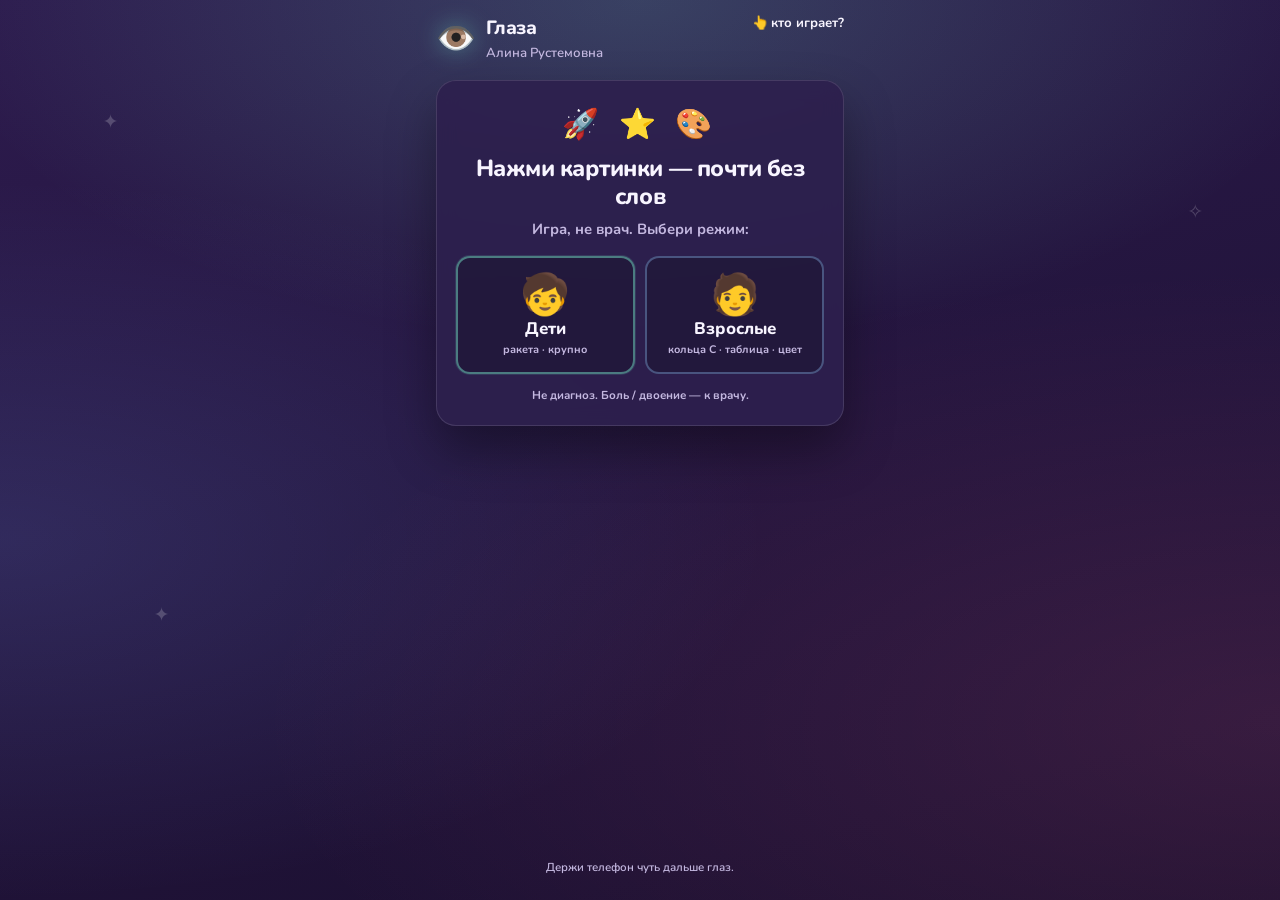
<file: index.html>
<!DOCTYPE html>
<html lang="ru">
<head>
  <meta charset="UTF-8" />
  <meta name="viewport" content="width=device-width, initial-scale=1, viewport-fit=cover, maximum-scale=5" />
  <meta name="theme-color" content="#2d1b4e" />
  <meta name="mobile-web-app-capable" content="yes" />
  <meta name="apple-mobile-web-app-capable" content="yes" />
  <meta name="description" content="Быстрая игра для глаз — дети и взрослые." />
  <title>Квест для глаз</title>
  <link rel="preconnect" href="https://fonts.googleapis.com" />
  <link rel="preconnect" href="https://fonts.gstatic.com" crossorigin />
  <link href="https://fonts.googleapis.com/css2?family=Nunito:wght@600;700;800&family=JetBrains+Mono:wght@700&display=swap" rel="stylesheet" />
  <link rel="stylesheet" href="styles.css" />
</head>
<body>
  <div class="app" id="app-root">
    <div class="decor" aria-hidden="true">
      <span class="decor__star decor__star--1">✦</span>
      <span class="decor__star decor__star--2">✧</span>
      <span class="decor__star decor__star--3">✦</span>
    </div>

    <header class="header">
      <div class="header__brand">
        <span class="header__mascot" aria-hidden="true">👁️</span>
        <div>
          <p class="header__title">Глаза</p>
          <p class="header__subtitle">Алина Рустемовна</p>
        </div>
      </div>
      <p class="header__doctor">👆 <strong>кто играет?</strong></p>
    </header>

    <main class="main">
      <section id="screen-welcome" class="screen screen--active" aria-live="polite">
        <div class="card card--hero">
          <p class="hero__icons" aria-hidden="true">🚀 ⭐ 🎨</p>
          <h1 class="hero__heading">Нажми картинки — почти без слов</h1>
          <p class="hero__one">Игра, не врач. Выбери режим:</p>

          <div class="pick-row">
            <button type="button" class="pick pick--kids" id="btn-kids" aria-label="Режим для детей">
              <span class="pick__big">🧒</span>
              <span class="pick__txt">Дети</span>
              <span class="pick__sub">ракета · крупно</span>
            </button>
            <button type="button" class="pick pick--adult" id="btn-adult" aria-label="Режим для взрослых">
              <span class="pick__big">🧑</span>
              <span class="pick__txt">Взрослые</span>
              <span class="pick__sub">кольца C · таблица · цвет</span>
            </button>
          </div>

          <p class="disclaimer">Не диагноз. Боль / двоение — к врачу.</p>
        </div>
      </section>

      <section id="screen-game" class="screen" hidden>
        <div class="game-hud">
          <div class="game-hud__top">
            <button type="button" class="btn-back" id="btn-back" aria-label="Назад на главный экран" title="Назад">←</button>
            <div class="progress">
              <div class="progress__track">
                <div class="progress__fill" id="progress-fill"></div>
              </div>
            </div>
            <button type="button" class="btn-sound" id="btn-sound" aria-pressed="false" title="Звук и музыка">🔇</button>
          </div>
          <p class="progress__label" id="progress-label">🚀</p>
        </div>

        <div class="card card--game">
          <p class="game__level-title" id="game-level-title">🚀</p>
          <p class="game__hint" id="game-hint"></p>
          <p class="game__mood" id="game-mood">Разогреваем глаза.</p>

          <div class="game__body" id="game-body"></div>

          <div class="game__actions" id="game-actions"></div>
        </div>
      </section>

      <section id="screen-result" class="screen" hidden>
        <div class="card card--result">
          <p class="result__badge" id="result-badge" aria-hidden="true">🏅</p>
          <h2 class="result__heading" id="result-heading"></h2>
          <p class="result__stars" id="result-stars" aria-hidden="true"></p>
          <p class="result__tier" id="result-tier"></p>
          <p class="result__text" id="result-text"></p>
          <div class="cta" id="запись">
            <p class="cta__title">📅 Запись</p>
            <p class="cta__text">Точно — только у офтальмолога.</p>
            <a class="btn btn--primary btn--xl" id="cta-book" href="#запись">Записаться</a>
            <a class="btn btn--ghost btn--xl" id="cta-tel" href="tel:+70000000000">Позвонить</a>
          </div>
          <button type="button" class="btn btn--link" id="btn-replay">Заново</button>
        </div>
      </section>
    </main>

    <footer class="footer">
      <p>Держи телефон чуть дальше глаз.</p>
    </footer>
  </div>
  <script src="game.js"></script>
</body>
</html>
</file>
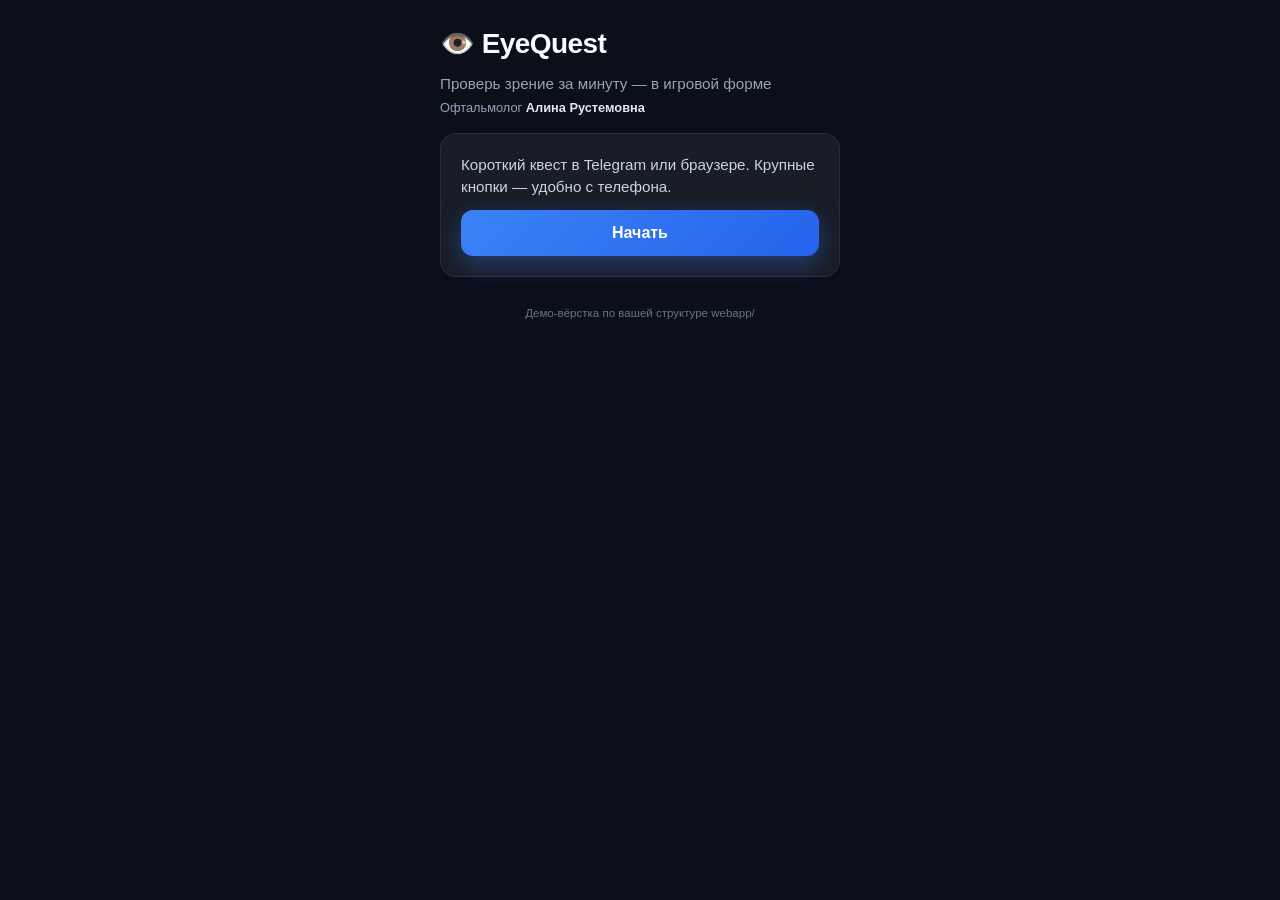
<file: webapp/index.html>
<!DOCTYPE html>
<html lang="ru">
<head>
  <meta charset="UTF-8" />
  <meta name="viewport" content="width=device-width, initial-scale=1, viewport-fit=cover" />
  <meta name="theme-color" content="#0b0f1a" />
  <title>EyeQuest — демо webapp</title>
  <link rel="stylesheet" href="style.css" />
</head>
<body>
  <div id="app"></div>
  <!-- Порядок: логика → экраны → навигация (navigate должен существовать до первого клика только после load — поэтому app.js в конце) -->
  <script src="https://telegram.org/js/telegram-web-app.js"></script>
  <script src="game.js"></script>
  <script src="ui.js"></script>
  <script src="app.js"></script>
</body>
</html>
</file>
<file: styles.css>
:root {
  --bg-deep: #1a0f2e;
  --bg-mid: #2d1b4e;
  --card: rgba(45, 32, 78, 0.92);
  --card-border: rgba(255, 255, 255, 0.12);
  --text: #f8f5ff;
  --text-muted: #c4b8e0;
  --accent: #7cf5d6;
  --accent-dark: #2bbf9a;
  --accent-glow: rgba(124, 245, 214, 0.35);
  --sun: #ffd166;
  --danger: #ff7b9c;
  --radius: 20px;
  --radius-sm: 14px;
  --tap: 52px;
  --font: "Nunito", system-ui, sans-serif;
  --safe-bottom: env(safe-area-inset-bottom, 0px);
}

*,
*::before,
*::after {
  box-sizing: border-box;
}

html {
  scroll-behavior: smooth;
  -webkit-text-size-adjust: 100%;
  overflow-x: hidden;
}

body {
  margin: 0;
  min-height: 100vh;
  min-height: 100dvh;
  overflow-x: hidden;
  font-family: var(--font);
  font-size: 17px;
  line-height: 1.5;
  color: var(--text);
  background:
    radial-gradient(ellipse 100% 70% at 50% 0%, rgba(124, 245, 214, 0.18), transparent 55%),
    radial-gradient(ellipse 80% 50% at 100% 80%, rgba(255, 107, 157, 0.12), transparent),
    radial-gradient(ellipse 60% 40% at 0% 60%, rgba(120, 160, 255, 0.15), transparent),
    linear-gradient(165deg, var(--bg-mid), var(--bg-deep));
}

.app {
  position: relative;
  max-width: 440px;
  margin: 0 auto;
  width: 100%;
  padding: max(0.85rem, env(safe-area-inset-top, 0px)) max(1rem, env(safe-area-inset-right, 0px))
    calc(1.5rem + var(--safe-bottom)) max(1rem, env(safe-area-inset-left, 0px));
  min-height: 100vh;
  min-height: 100dvh;
  display: flex;
  flex-direction: column;
}

.decor {
  position: fixed;
  inset: 0;
  pointer-events: none;
  z-index: 0;
  overflow: hidden;
}

.decor__star {
  position: absolute;
  color: rgba(255, 255, 255, 0.2);
  font-size: 1.2rem;
  animation: twinkle 4s ease-in-out infinite;
}

.decor__star--1 {
  top: 12%;
  left: 8%;
}

.decor__star--2 {
  top: 22%;
  right: 6%;
  animation-delay: 1.2s;
}

.decor__star--3 {
  bottom: 30%;
  left: 12%;
  animation-delay: 2s;
}

@keyframes twinkle {
  0%,
  100% {
    opacity: 0.25;
    transform: scale(1);
  }
  50% {
    opacity: 0.6;
    transform: scale(1.15);
  }
}

.header,
.main,
.footer {
  position: relative;
  z-index: 1;
}

.header {
  display: flex;
  flex-wrap: wrap;
  align-items: flex-start;
  justify-content: space-between;
  gap: 0.75rem;
  margin-bottom: 1rem;
}

.header__brand {
  display: flex;
  align-items: center;
  gap: 0.65rem;
}

.header__mascot {
  font-size: 2rem;
  line-height: 1;
  filter: drop-shadow(0 0 12px var(--accent-glow));
}

.header__title {
  margin: 0;
  font-size: 1.2rem;
  font-weight: 800;
  letter-spacing: -0.02em;
}

.header__subtitle {
  margin: 0.1rem 0 0;
  font-size: 0.82rem;
  color: var(--text-muted);
  font-weight: 600;
}

.header__doctor {
  margin: 0;
  font-size: 0.82rem;
  color: var(--text-muted);
  text-align: right;
  max-width: 10.5rem;
  font-weight: 600;
}

.header__doctor strong {
  color: var(--text);
}

.main {
  flex: 1;
}

.screen[hidden] {
  display: none !important;
}

.card {
  background: var(--card);
  border-radius: var(--radius);
  padding: 1.35rem;
  box-shadow: 0 24px 48px rgba(0, 0, 0, 0.35);
  border: 1px solid var(--card-border);
  backdrop-filter: blur(10px);
}

.card--hero {
  padding: 1.35rem 1.2rem;
}

.hero__icons {
  margin: 0 0 0.5rem;
  font-size: 1.85rem;
  letter-spacing: 0.2em;
  text-align: center;
}

.hero__heading {
  margin: 0 0 0.5rem;
  font-size: 1.28rem;
  font-weight: 800;
  line-height: 1.2;
  letter-spacing: -0.02em;
  text-align: center;
  overflow-wrap: break-word;
  hyphens: manual;
}

.hero__one {
  margin: 0 0 1rem;
  text-align: center;
  color: var(--text-muted);
  font-size: 0.92rem;
  font-weight: 700;
}

.pick-row {
  display: grid;
  grid-template-columns: 1fr 1fr;
  gap: 0.65rem;
  margin-bottom: 0.25rem;
}

@media (max-width: 360px) {
  .pick-row {
    grid-template-columns: 1fr;
  }
}

.pick {
  display: flex;
  flex-direction: column;
  align-items: center;
  justify-content: center;
  gap: 0.15rem;
  padding: 1rem 0.5rem;
  min-height: 118px;
  border-radius: var(--radius-sm);
  border: 2px solid rgba(255, 255, 255, 0.12);
  background: rgba(0, 0, 0, 0.2);
  color: var(--text);
  font-family: inherit;
  cursor: pointer;
  touch-action: manipulation;
  -webkit-tap-highlight-color: transparent;
  transition: transform 0.12s ease, border-color 0.15s ease, box-shadow 0.15s ease;
}

.pick:active {
  transform: scale(0.97);
}

.pick--kids {
  border-color: rgba(124, 245, 214, 0.45);
  box-shadow: 0 0 0 1px rgba(124, 245, 214, 0.12);
}

.pick--kids:hover {
  box-shadow: 0 8px 28px var(--accent-glow);
}

.pick--adult {
  border-color: rgba(147, 197, 253, 0.35);
}

.pick--adult:hover {
  border-color: rgba(147, 197, 253, 0.6);
}

.pick__big {
  font-size: 2.5rem;
  line-height: 1;
}

.pick__txt {
  font-weight: 800;
  font-size: 1.05rem;
}

.pick__sub {
  font-size: 0.68rem;
  font-weight: 700;
  color: var(--text-muted);
  text-align: center;
  line-height: 1.25;
  max-width: 9rem;
}

.disclaimer {
  margin: 0.85rem 0 0;
  font-size: 0.72rem;
  color: var(--text-muted);
  line-height: 1.35;
  font-weight: 700;
  text-align: center;
}

.btn {
  display: inline-flex;
  align-items: center;
  justify-content: center;
  font-family: inherit;
  font-weight: 800;
  border-radius: var(--radius-sm);
  border: none;
  cursor: pointer;
  text-decoration: none;
  transition: transform 0.12s ease, filter 0.12s ease, box-shadow 0.12s ease;
  touch-action: manipulation;
  -webkit-tap-highlight-color: transparent;
}

.btn:active {
  transform: scale(0.97);
}

.btn--xl {
  width: 100%;
  min-height: var(--tap);
  font-size: 1.05rem;
  padding: 0.9rem 1rem;
}

.btn--primary {
  background: linear-gradient(135deg, var(--accent), #5ee4ff);
  color: #1a1030;
  box-shadow: 0 8px 28px var(--accent-glow);
}

.btn--primary:hover {
  filter: brightness(1.05);
}

.btn--ghost {
  margin-top: 0.5rem;
  background: transparent;
  color: var(--accent);
  border: 2px solid rgba(124, 245, 214, 0.45);
}

.btn--ghost:hover {
  background: rgba(124, 245, 214, 0.1);
}

.btn--link {
  width: 100%;
  margin-top: 0.75rem;
  background: transparent;
  color: var(--text-muted);
  font-weight: 700;
  font-size: 0.95rem;
  min-height: 44px;
}

.btn--link:hover {
  color: var(--text);
}

.btn--dir {
  flex: 1;
  min-width: calc(var(--tap) - 4px);
  min-height: var(--tap);
  font-size: 1.75rem;
  line-height: 1;
  background: rgba(255, 255, 255, 0.08);
  color: var(--text);
  border: 2px solid rgba(255, 255, 255, 0.12);
}

.btn--dir:hover {
  border-color: var(--accent);
  background: rgba(124, 245, 214, 0.12);
}

.btn--star {
  aspect-ratio: 1;
  min-height: 72px;
  font-size: 2.25rem;
  line-height: 1;
  background: rgba(255, 255, 255, 0.06);
  border: 2px solid rgba(255, 255, 255, 0.1);
  border-radius: var(--radius-sm);
  padding: 0;
}

.btn--star:hover {
  border-color: rgba(255, 209, 102, 0.5);
}

.btn--emoji-cell {
  min-height: 76px;
  font-size: 2.25rem;
  line-height: 1;
  background: rgba(255, 255, 255, 0.07);
  border: 2px solid rgba(255, 255, 255, 0.12);
  border-radius: var(--radius-sm);
  padding: 0.25rem;
}

.btn--emoji-cell:hover {
  border-color: var(--accent);
  transform: scale(1.02);
}

.btn--color {
  width: 100%;
  min-height: 72px;
  border-radius: 999px;
  border: 3px solid rgba(255, 255, 255, 0.25);
  box-shadow: inset 0 0 20px rgba(0, 0, 0, 0.15);
}

.btn--color:hover {
  filter: brightness(1.08);
}

.game-hud {
  margin-bottom: 0.5rem;
}

.game-hud__top {
  display: flex;
  align-items: center;
  gap: 0.55rem;
}

.game-hud__top .progress {
  flex: 1;
  min-width: 0;
  margin-bottom: 0;
}

.btn-sound,
.btn-back {
  flex-shrink: 0;
  width: 48px;
  height: 48px;
  padding: 0;
  border-radius: 12px;
  border: 2px solid rgba(255, 255, 255, 0.15);
  background: rgba(0, 0, 0, 0.25);
  color: var(--text);
  font-family: inherit;
  font-size: 1.35rem;
  line-height: 1;
  cursor: pointer;
  touch-action: manipulation;
  -webkit-tap-highlight-color: transparent;
  transition: transform 0.12s ease, border-color 0.15s ease, background 0.15s ease;
}

.btn-sound:active,
.btn-back:active {
  transform: scale(0.94);
}

.btn-back {
  font-size: 1.5rem;
  font-weight: 800;
}

.btn-back:hover {
  border-color: rgba(255, 255, 255, 0.35);
  background: rgba(255, 255, 255, 0.08);
}

.btn-sound[aria-pressed="true"] {
  border-color: rgba(124, 245, 214, 0.55);
  background: rgba(124, 245, 214, 0.12);
}

.game-hud .progress__label {
  margin-top: 0.4rem;
}

.progress {
  margin-bottom: 0.85rem;
}

.progress__track {
  height: 10px;
  background: rgba(0, 0, 0, 0.25);
  border-radius: 99px;
  overflow: hidden;
}

.progress__fill {
  height: 100%;
  width: 0%;
  background: linear-gradient(90deg, var(--accent-dark), var(--sun));
  border-radius: 99px;
  transition: width 0.4s cubic-bezier(0.34, 1.2, 0.64, 1);
}

.progress__label {
  margin: 0.45rem 0 0;
  font-size: 0.82rem;
  color: var(--text-muted);
  font-weight: 700;
}

.card--game {
  min-height: min(300px, 52vh);
  max-height: none;
  display: flex;
  flex-direction: column;
  overflow-x: hidden;
}

.game__level-title {
  margin: 0;
  font-size: 1.65rem;
  line-height: 1;
  letter-spacing: 0;
  text-transform: none;
  color: var(--accent);
  font-weight: 800;
}

.game__hint {
  margin: 0.35rem 0 0.75rem;
  font-size: 0.92rem;
  color: var(--text-muted);
  font-weight: 700;
  line-height: 1.3;
  overflow-wrap: break-word;
}

.game__mood {
  margin: -0.25rem 0 0.75rem;
  padding: 0.45rem 0.65rem;
  border-radius: 999px;
  background: rgba(255, 255, 255, 0.07);
  border: 1px solid rgba(255, 255, 255, 0.1);
  color: #f8f5ff;
  font-size: 0.78rem;
  font-weight: 800;
  text-align: center;
  animation: mood-pop 0.3s ease;
}

.app--adult .game__hint {
  font-size: 0.88rem;
}

.game__body {
  flex: 1;
  display: flex;
  align-items: center;
  justify-content: center;
  min-height: 160px;
  margin-bottom: 0.85rem;
}

.game__body--snellen {
  align-items: stretch;
  justify-content: flex-start;
  min-height: min(280px, 48vh);
  max-width: 100%;
}

.vision-chart {
  width: 100%;
  display: flex;
  flex-direction: column;
  gap: 0.25rem;
}

.vision-chart__row {
  width: 100%;
  min-height: 48px;
  margin: 0;
  padding: 0.45rem 0.35rem;
  border-radius: 11px;
  border: 2px solid rgba(255, 255, 255, 0.1);
  background: rgba(0, 0, 0, 0.22);
  cursor: pointer;
  font-family: "JetBrains Mono", ui-monospace, monospace;
  font-weight: 700;
  color: #f2f7ff;
  text-align: center;
  line-height: 1.3;
  display: flex;
  align-items: center;
  justify-content: center;
  touch-action: manipulation;
  -webkit-tap-highlight-color: transparent;
  transition: border-color 0.15s ease, background 0.15s ease;
}

.vision-chart__row:hover {
  border-color: rgba(124, 245, 214, 0.35);
}

.vision-chart__row:active {
  border-color: rgba(124, 245, 214, 0.55);
  background: rgba(124, 245, 214, 0.08);
}

.vision-chart__letters {
  display: inline-block;
  letter-spacing: 0.14em;
  word-break: keep-all;
}

/* Сверху крупно, снизу очень мелко — ориентир «вижу / не вижу без очков» */
.vision-chart__row--0 {
  font-size: clamp(1.42rem, 5.5vw, 1.92rem);
}

.vision-chart__row--1 {
  font-size: clamp(1.05rem, 4vw, 1.32rem);
  opacity: 0.97;
}

.vision-chart__row--2 {
  font-size: clamp(0.78rem, 2.85vw, 1.02rem);
  opacity: 0.95;
}

.vision-chart__row--3 {
  font-size: clamp(0.5rem, 2vw, 0.7rem);
  opacity: 0.93;
}

.vision-chart__row--4 {
  font-size: clamp(0.3rem, 1.25vw, 0.46rem);
  opacity: 0.9;
}

.game__actions {
  display: flex;
  flex-wrap: wrap;
  gap: 0.55rem;
}

.game__actions--col {
  display: flex;
  flex-direction: column;
  gap: 0.55rem;
  width: 100%;
}

.game__actions--grid-2 {
  display: grid;
  grid-template-columns: 1fr 1fr;
  gap: 0.55rem;
  width: 100%;
}

.arrow-cheatsheet {
  display: flex;
  justify-content: center;
  gap: 0.35rem;
  padding: 0.35rem 0.5rem;
  margin-bottom: 0.15rem;
  border-radius: 12px;
  background: rgba(0, 0, 0, 0.22);
  border: 1px dashed rgba(255, 255, 255, 0.18);
  user-select: none;
}

.arrow-cheatsheet span {
  font-size: 1.15rem;
  font-weight: 800;
  color: rgba(255, 255, 255, 0.55);
  width: 2.1rem;
  text-align: center;
  line-height: 1.2;
}

.microtext-block {
  width: 100%;
  text-align: center;
  padding: 0.25rem 0;
}

.microtext-line {
  font-family: "JetBrains Mono", ui-monospace, monospace;
  font-weight: 700;
  letter-spacing: 0.12em;
  color: #eef8ff;
  line-height: 1.35;
  margin: 0.15rem 0;
  user-select: none;
}

.microtext-line--0 {
  font-size: 1.38rem;
}

.microtext-line--1 {
  font-size: 1.02rem;
  opacity: 0.95;
}

.microtext-line--2 {
  font-size: 0.74rem;
  opacity: 0.88;
}

.btn--micro {
  width: 100%;
  min-height: 50px;
  margin-top: 0;
  padding: 0.65rem 0.75rem;
  border-radius: var(--radius-sm);
  border: 2px solid rgba(255, 255, 255, 0.12);
  background: rgba(255, 255, 255, 0.07);
  color: var(--text);
  font-family: "JetBrains Mono", ui-monospace, monospace;
  font-weight: 700;
  font-size: 0.95rem;
  letter-spacing: 0.06em;
  cursor: pointer;
  touch-action: manipulation;
}

.btn--micro:hover {
  border-color: rgba(124, 245, 214, 0.45);
}

.game__actions--stars {
  display: grid;
  grid-template-columns: repeat(3, 1fr);
  gap: 0.5rem;
  width: 100%;
}

.game__actions--emoji {
  display: grid;
  grid-template-columns: repeat(2, 1fr);
  gap: 0.55rem;
  width: 100%;
  max-width: 320px;
  margin: 0 auto;
}

.game__actions--colors {
  display: flex;
  flex-direction: column;
  gap: 0.6rem;
  width: 100%;
}

.rocket-wrap {
  display: flex;
  align-items: center;
  justify-content: center;
  user-select: none;
  filter: drop-shadow(0 12px 24px rgba(0, 0, 0, 0.35));
}

/* «Космодром» для детской ракеты */
.rocket-bay {
  position: relative;
  width: 100%;
  max-width: 300px;
  min-height: 200px;
  margin: 0 auto;
  display: flex;
  flex-direction: column;
  align-items: center;
  justify-content: center;
  border-radius: 22px;
  overflow: hidden;
  background:
    radial-gradient(ellipse 80% 60% at 50% 100%, rgba(124, 245, 214, 0.2), transparent 55%),
    radial-gradient(circle at 20% 30%, rgba(255, 255, 255, 0.08), transparent 40%),
    radial-gradient(circle at 80% 25%, rgba(255, 209, 102, 0.1), transparent 35%),
    linear-gradient(180deg, rgba(30, 20, 60, 0.9), rgba(10, 8, 28, 0.95));
  border: 1px solid rgba(124, 245, 214, 0.25);
  box-shadow: inset 0 0 40px rgba(0, 0, 0, 0.35), 0 16px 40px rgba(0, 0, 0, 0.35);
  user-select: none;
}

.rocket-bay::before,
.rocket-bay::after {
  content: "";
  position: absolute;
  inset: 0;
  pointer-events: none;
}

.rocket-bay::before {
  background-image: radial-gradient(2px 2px at 10% 20%, rgba(255, 255, 255, 0.35), transparent),
    radial-gradient(2px 2px at 30% 70%, rgba(255, 255, 255, 0.25), transparent),
    radial-gradient(1.5px 1.5px at 70% 15%, rgba(255, 255, 255, 0.4), transparent),
    radial-gradient(2px 2px at 85% 55%, rgba(255, 255, 255, 0.2), transparent),
    radial-gradient(1.5px 1.5px at 50% 40%, rgba(255, 255, 255, 0.3), transparent);
}

.rocket-bay::after {
  background: linear-gradient(transparent 60%, rgba(124, 245, 214, 0.06));
}

.rocket-bay__pad {
  position: absolute;
  bottom: 10px;
  width: 56%;
  height: 14px;
  border-radius: 999px;
  background: linear-gradient(90deg, transparent, rgba(255, 255, 255, 0.12), transparent);
  opacity: 0.7;
}

.rocket {
  line-height: 1;
  display: block;
  transform-origin: center center;
  position: relative;
  z-index: 1;
  filter: drop-shadow(0 14px 20px rgba(0, 0, 0, 0.45));
}

.rocket-floater {
  display: flex;
  align-items: center;
  justify-content: center;
  position: relative;
  z-index: 1;
  animation: rocket-float 2.4s ease-in-out infinite;
}

@keyframes rocket-float {
  0%,
  100% {
    transform: translateY(0);
  }
  50% {
    transform: translateY(-10px);
  }
}

.rocket--landolt {
  font-family: "JetBrains Mono", ui-monospace, monospace;
  font-weight: 700;
  color: #eef8ff;
  filter: drop-shadow(0 8px 16px rgba(0, 0, 0, 0.4));
}

.odd-hint {
  font-size: 3rem;
  line-height: 1;
  opacity: 0.85;
  animation: hand-nudge 1.2s ease-in-out infinite;
}

@keyframes hand-nudge {
  0%,
  100% {
    transform: translateY(0);
  }
  50% {
    transform: translateY(-6px);
  }
}

.ref-color-wrap {
  text-align: center;
  width: 100%;
}

.ref-color-wrap p {
  margin: 0 0 0.6rem;
  font-size: 0.88rem;
  font-weight: 700;
  color: var(--text-muted);
}

.ref-color {
  width: 88px;
  height: 88px;
  margin: 0 auto;
  border-radius: 50%;
  border: 4px solid rgba(255, 255, 255, 0.35);
  box-shadow: 0 8px 32px rgba(0, 0, 0, 0.3);
}

.feedback {
  width: 100%;
  text-align: center;
  font-size: 1rem;
  font-weight: 800;
  padding: 0.65rem 0.5rem;
  border-radius: var(--radius-sm);
  animation: popIn 0.35s ease;
}

@keyframes popIn {
  from {
    opacity: 0;
    transform: scale(0.92);
  }
  to {
    opacity: 1;
    transform: scale(1);
  }
}

@keyframes mood-pop {
  from {
    opacity: 0;
    transform: translateY(-4px) scale(0.98);
  }
  to {
    opacity: 1;
    transform: translateY(0) scale(1);
  }
}

.app--flash-ok .card--game {
  animation: card-good 0.42s ease;
}

.app--flash-bad .card--game {
  animation: card-soft-shake 0.36s ease;
}

@keyframes card-good {
  0% {
    box-shadow: 0 24px 48px rgba(0, 0, 0, 0.35), 0 0 0 rgba(124, 245, 214, 0);
  }
  45% {
    transform: translateY(-2px);
    box-shadow: 0 24px 48px rgba(0, 0, 0, 0.35), 0 0 38px rgba(124, 245, 214, 0.42);
  }
  100% {
    transform: translateY(0);
  }
}

@keyframes card-soft-shake {
  0%,
  100% {
    transform: translateX(0);
  }
  30% {
    transform: translateX(-4px);
  }
  60% {
    transform: translateX(4px);
  }
}

.confetti-piece {
  position: absolute;
  top: 3.5rem;
  z-index: 5;
  width: 9px;
  height: 14px;
  border-radius: 3px;
  pointer-events: none;
  animation: confetti-fall 1s cubic-bezier(0.2, 0.7, 0.2, 1) forwards;
}

@keyframes confetti-fall {
  0% {
    opacity: 0;
    transform: translate3d(0, -12px, 0) rotate(0);
  }
  12% {
    opacity: 1;
  }
  100% {
    opacity: 0;
    transform: translate3d(var(--x), 180px, 0) rotate(var(--r));
  }
}

.feedback--ok {
  color: var(--accent);
  background: rgba(124, 245, 214, 0.15);
}

.feedback--bad {
  color: #ffb3c9;
  background: rgba(255, 123, 156, 0.12);
}

.card--result {
  text-align: center;
}

.result__badge {
  margin: 0;
  font-size: 3rem;
  line-height: 1;
  animation: trophy-bounce 1.4s ease-in-out infinite;
}

@keyframes trophy-bounce {
  0%,
  100% {
    transform: translateY(0) rotate(-2deg);
  }
  50% {
    transform: translateY(-5px) rotate(2deg);
  }
}

.result__heading {
  margin: 0.25rem 0 0.35rem;
  font-size: 1.45rem;
  font-weight: 800;
}

.result__stars {
  margin: 0 0 0.5rem;
  font-size: 1.75rem;
  letter-spacing: 0.15em;
}

.result__tier {
  margin: 0 0 0.75rem;
  font-size: 1.15rem;
  font-weight: 800;
  color: var(--accent);
}

.result__text {
  margin: 0 0 1.25rem;
  color: var(--text-muted);
  font-size: 0.92rem;
  font-weight: 600;
  line-height: 1.5;
}

.cta {
  padding: 1.15rem;
  background: rgba(124, 245, 214, 0.1);
  border-radius: var(--radius-sm);
  border: 1px solid rgba(124, 245, 214, 0.28);
  margin-bottom: 0.25rem;
}

.cta__title {
  margin: 0 0 0.3rem;
  font-size: 1.05rem;
  font-weight: 800;
}

.cta__text {
  margin: 0 0 0.85rem;
  font-size: 0.85rem;
  color: var(--text-muted);
  font-weight: 600;
}

.footer {
  margin-top: 1.25rem;
  text-align: center;
  font-size: 0.72rem;
  color: var(--text-muted);
  font-weight: 600;
}

.footer p {
  margin: 0;
}

.app--kids .game__hint {
  font-size: 1.05rem;
}

.app--kids .btn--emoji-cell {
  min-height: 84px;
  font-size: 2.6rem;
}

@media (min-width: 400px) {
  .hero__heading {
    font-size: 1.45rem;
  }

  .btn--star {
    min-height: 80px;
    font-size: 2.5rem;
  }
}
</file>
<file: webapp/style.css>
/* === EyeQuest / веб-приложение: визуальный слой === */
:root {
  --bg: #0b0f1a;
  --card: rgba(255, 255, 255, 0.06);
  --card-border: rgba(255, 255, 255, 0.08);
  --text: #f8fafc;
  --muted: #94a3b8;
  --primary-from: #3b82f6;
  --primary-to: #2563eb;
  --glow: rgba(59, 130, 246, 0.35);
}

* {
  box-sizing: border-box;
}

html {
  -webkit-text-size-adjust: 100%;
}

body {
  margin: 0;
  min-height: 100vh;
  min-height: 100dvh;
  background: var(--bg);
  color: var(--text);
  font-family: -apple-system, BlinkMacSystemFont, "Segoe UI", Roboto, sans-serif;
  line-height: 1.45;
}

#app {
  min-height: 100vh;
  min-height: 100dvh;
  padding: max(16px, env(safe-area-inset-top)) 20px max(24px, env(safe-area-inset-bottom));
  max-width: 440px;
  margin: 0 auto;
}

/* экран */
.screen {
  padding: 8px 0 20px;
  opacity: 0;
  transform: translateY(20px);
}

.screen h1 {
  margin: 0 0 8px;
  font-size: 1.75rem;
  font-weight: 700;
  letter-spacing: -0.02em;
}

.screen h2 {
  margin: 0 0 12px;
  font-size: 1.35rem;
  font-weight: 700;
}

.screen h3 {
  margin: 0 0 16px;
  font-size: 1.05rem;
  font-weight: 600;
  color: var(--muted);
}

.screen > p:first-of-type {
  margin: 0 0 8px;
  color: var(--muted);
  font-size: 0.95rem;
}

.tagline {
  font-size: 0.88rem;
  color: var(--muted);
  margin-bottom: 4px !important;
}

.doctor {
  font-size: 0.8rem;
  color: var(--muted);
  margin-top: 0 !important;
}

.doctor strong {
  color: #e2e8f0;
}

/* анимации экрана */
.fade-in {
  animation: fadeIn 0.35s ease forwards;
}

.fade-out {
  animation: fadeOut 0.2s ease forwards;
}

@keyframes fadeIn {
  to {
    opacity: 1;
    transform: translateY(0);
  }
}

@keyframes fadeOut {
  to {
    opacity: 0;
    transform: translateY(-10px);
  }
}

/* карточки */
.card {
  background: var(--card);
  backdrop-filter: blur(20px);
  -webkit-backdrop-filter: blur(20px);
  border: 1px solid var(--card-border);
  border-radius: 16px;
  padding: 20px;
  margin-top: 16px;
  animation: popIn 0.35s ease both;
}

.card p {
  margin: 0 0 12px;
  color: #cbd5e1;
  font-size: 0.95rem;
}

.card p:last-child {
  margin-bottom: 0;
}

@keyframes popIn {
  from {
    transform: scale(0.96);
    opacity: 0;
  }
  to {
    transform: scale(1);
    opacity: 1;
  }
}

/* кнопки */
button {
  width: 100%;
  margin-top: 10px;
  padding: 14px 16px;
  border-radius: 12px;
  border: none;
  font-size: 16px;
  font-weight: 600;
  cursor: pointer;
  transition: transform 0.12s ease, filter 0.12s ease;
  -webkit-tap-highlight-color: transparent;
}

button:first-of-type {
  margin-top: 0;
}

button:active {
  transform: scale(0.96);
}

.primary {
  background: linear-gradient(135deg, var(--primary-from), var(--primary-to));
  color: white;
  box-shadow: 0 8px 24px var(--glow);
}

.secondary {
  background: rgba(255, 255, 255, 0.08);
  color: white;
  border: 1px solid rgba(255, 255, 255, 0.1);
}

/* буквы в игре */
.letters-display {
  font-size: clamp(1.75rem, 8vw, 2.25rem);
  font-weight: 700;
  letter-spacing: 0.25em;
  text-align: center;
  padding: 24px 12px;
  font-family: ui-monospace, monospace;
  color: #f1f5f9;
  user-select: none;
}

.round-label {
  margin: 8px 0 0;
  font-size: 0.85rem;
  color: var(--muted);
}

/* прогресс */
.progress {
  height: 6px;
  background: rgba(255, 255, 255, 0.1);
  border-radius: 10px;
  overflow: hidden;
  margin-bottom: 8px;
}

.progress-bar {
  height: 100%;
  background: linear-gradient(90deg, var(--primary-from), #60a5fa);
  border-radius: 10px;
  transition: width 0.35s ease;
}

.hud-meta {
  margin: 0 0 16px;
  font-size: 0.85rem;
  color: var(--muted);
}

/* результат — бейдж */
.result-badge {
  font-size: 2.5rem;
  margin: 0 0 8px;
  line-height: 1;
}

.skills-line {
  font-size: 0.95rem;
  color: #cbd5e1;
  line-height: 1.7;
}

.footer-note {
  margin-top: 28px;
  text-align: center;
  font-size: 0.72rem;
  color: #64748b;
}
</file>
